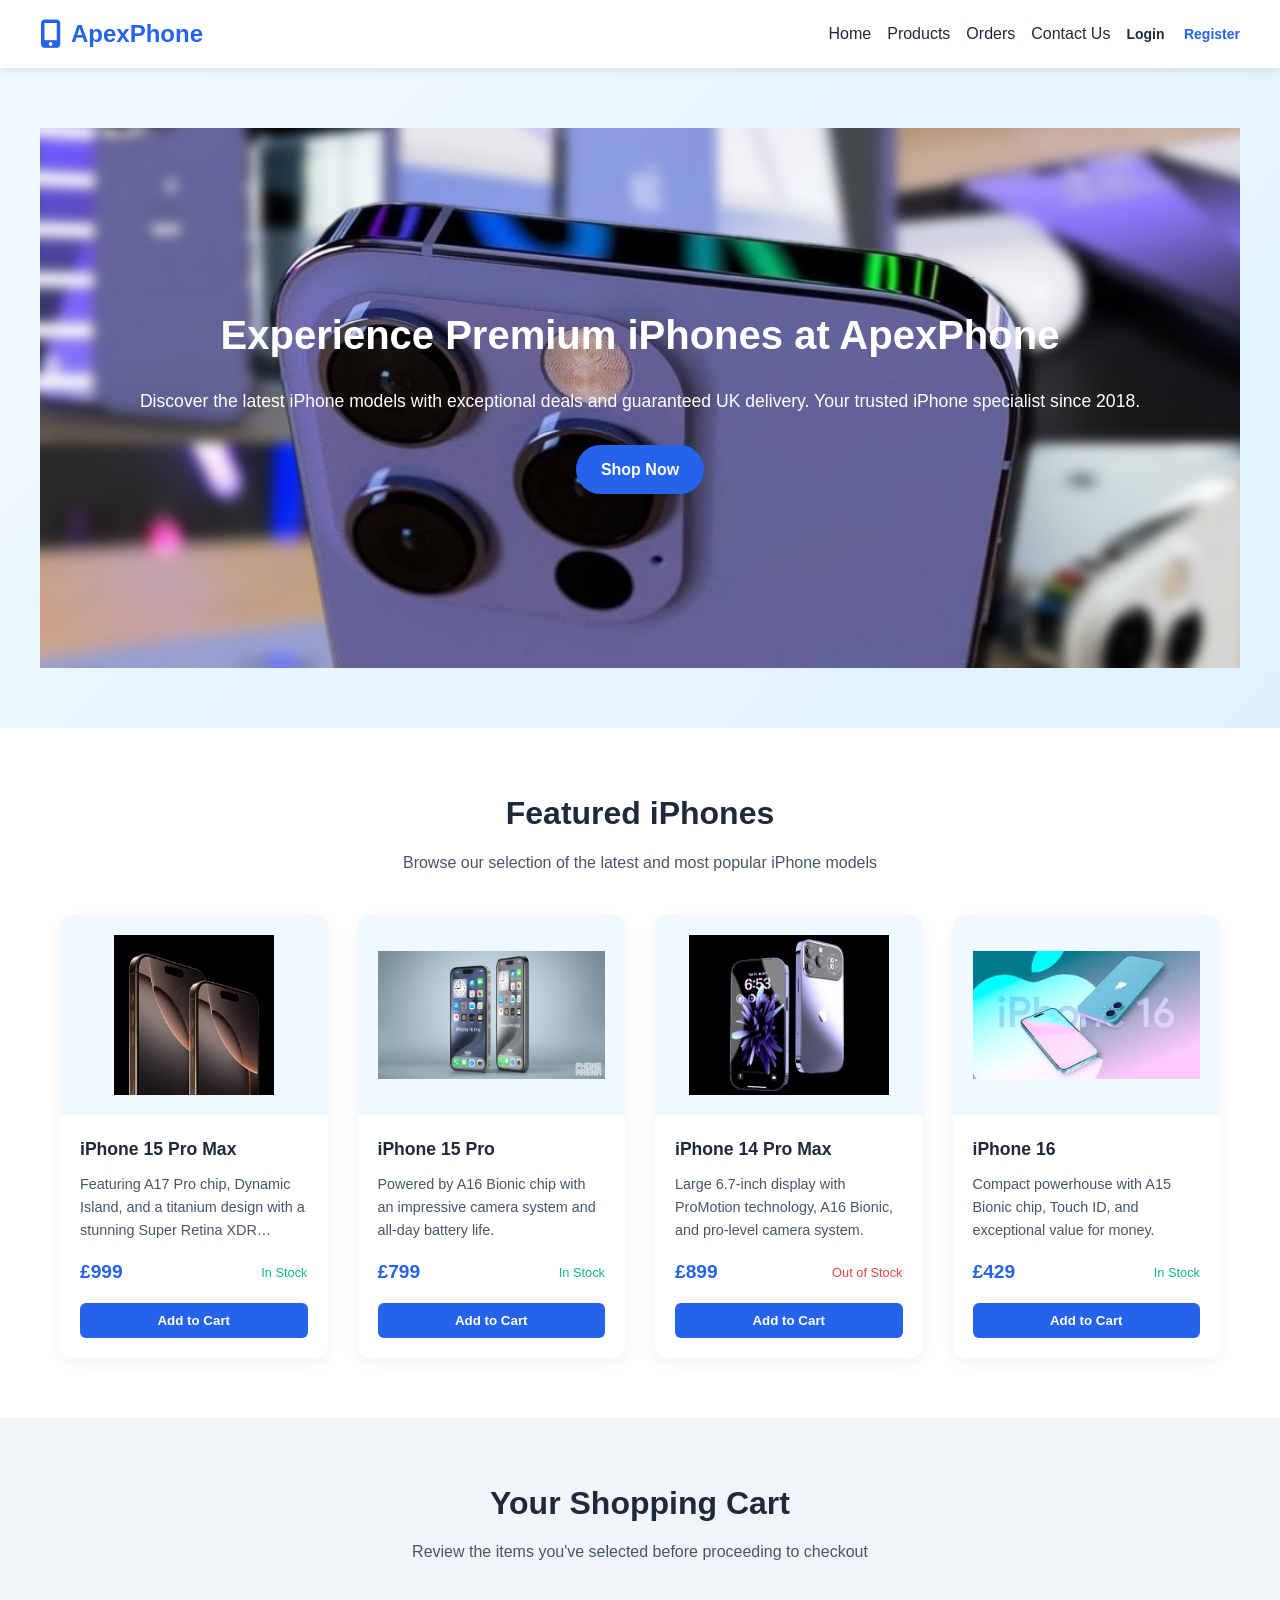
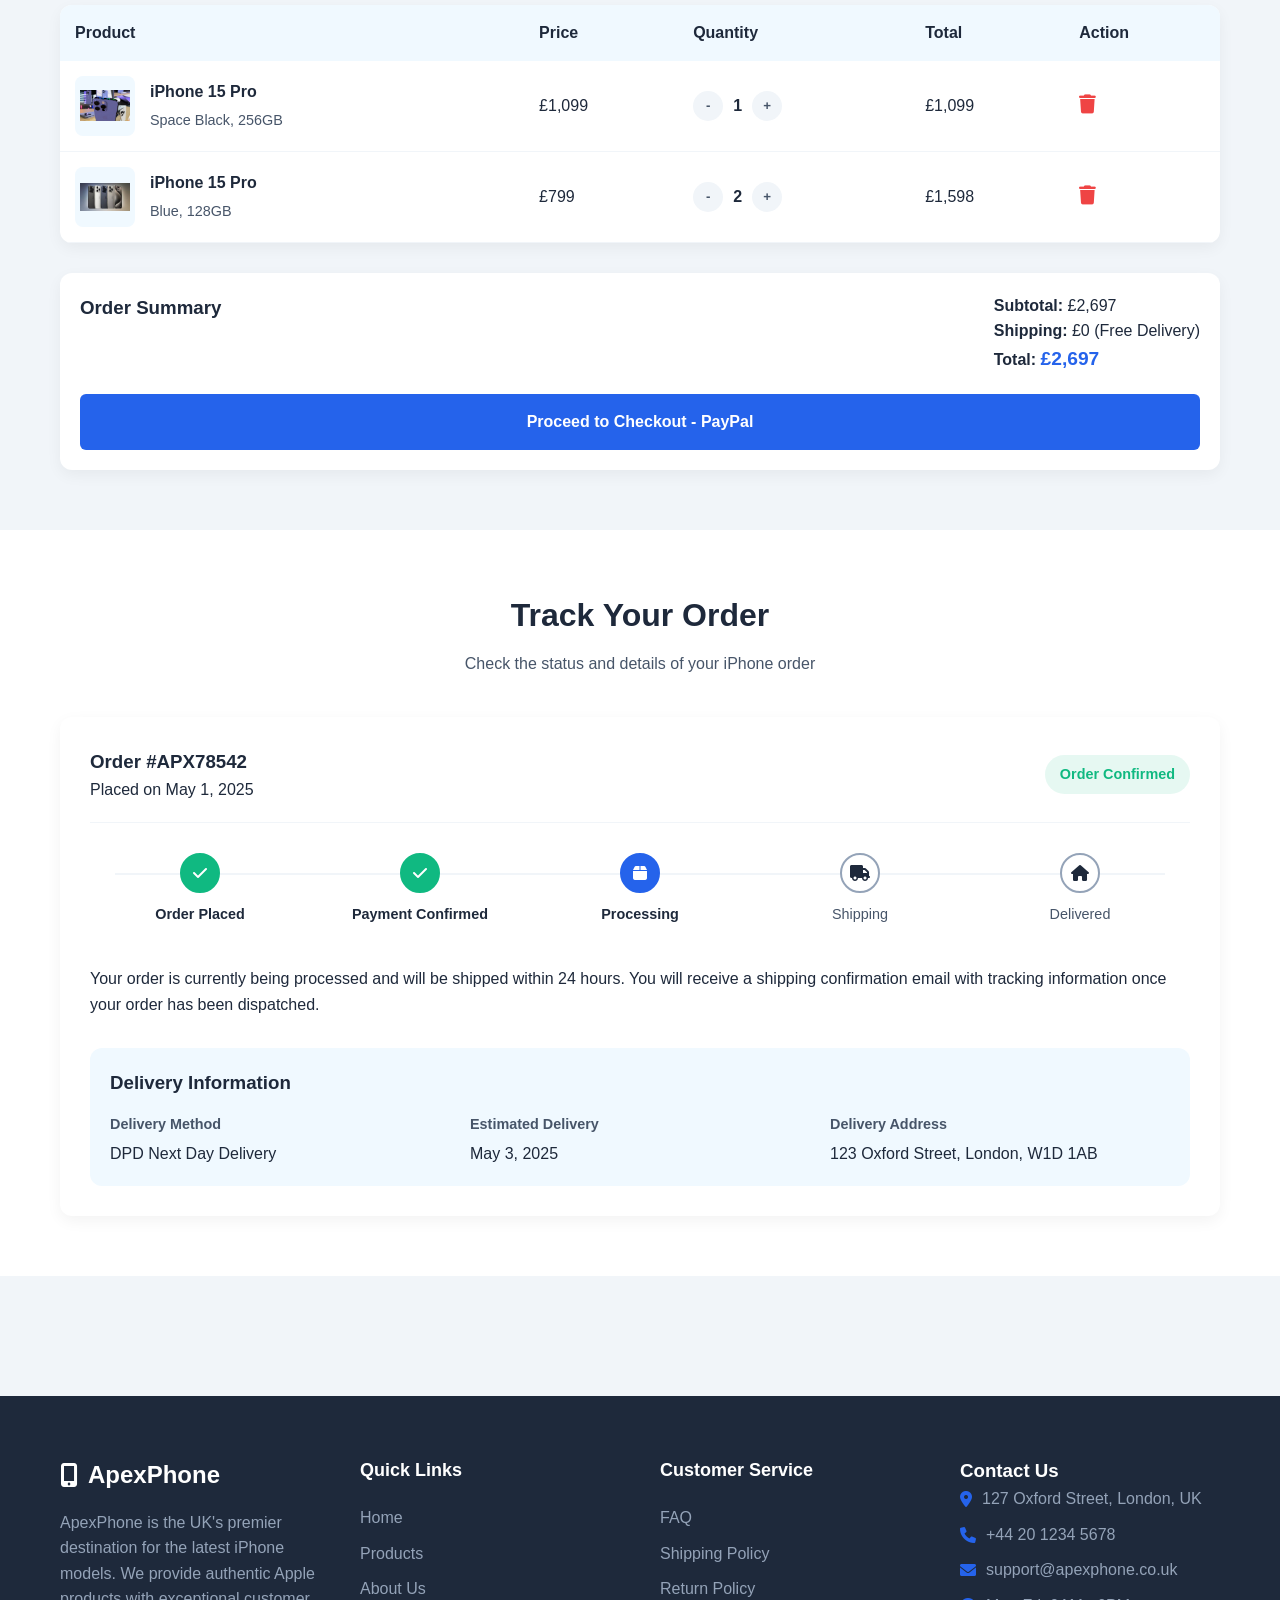
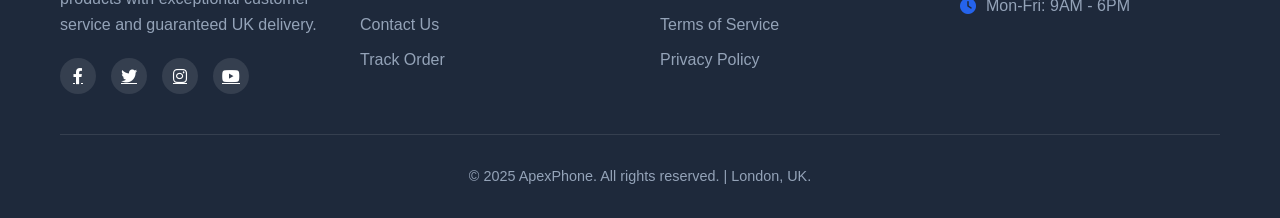
<file: index.html>
<!DOCTYPE html>
<html lang="en">
    <head>
        <meta charset="UTF-8">
        <meta name="viewport" content="width=device-width, initial-scale=1.0">
        <title>ApexPhone - Premium iPhone Store</title>
        <link href="https://cdnjs.cloudflare.com/ajax/libs/font-awesome/6.0.0-beta3/css/all.min.css" rel="stylesheet">
        <link rel="stylesheet" href="styles.css">
    </head>

    <body>
        <!-- Header -->
        <header>
            <div class="container header-container">
                <a href="#" class="logo">
                    <i class="fas fa-mobile-alt"></i>
                    ApexPhone
                </a>
                <!-- <div class="mobile-menu-btn">☰</div> -->

                <nav class="nav-menu" id="navMenu">
                    <div class="mobile-menu-btn">☰</div>
                    <ul class="nav-links">
                        <li><a href="#">Home</a></li>
                        <li><a href="#products">Products</a></li>
                        <li><a href="#orders">Orders</a></li>
                        <li><a href="#contact">Contact Us</a></li>
                        <div class="nav-btn">
                            <!-- <div class="cart-btn">
                                <i class="fas fa-shopping-cart"></i>
                                <div id="apexphone_cart" class="cart-count">2</div>
                            </div> -->
                            
                            <div class="auth-links">
                                <a href="login.html">Login</a>
                                <a href="register.html">Register</a>
                            </div>
                        </div>
                    </ul>
                </nav>
                
                <!-- <div class="nav-btn">
                    <div class="cart-btn">
                        <i class="fas fa-shopping-cart"></i>
                        <div id="apexphone_cart" class="cart-count">2</div>
                    </div>
                    
                    <div class="auth-links">
                        <a href="login.html">Login</a>
                        <a href="register.html">Register</a>
                    </div>
                </div> -->
            </div>
        </header>
        
        <!-- Hero Section -->
        <section class="hero">
            <!-- <span class="hero-img">
                <img src="/images/i16PrMx.jpeg" alt="iPhone Hero Image">
            </span> -->
            <div class="container hero-content">
                <!-- <img src="/images/i16PrMx.jpeg" alt="iPhone Hero Image"> -->
                <div class="hero-text">
                    <h1>Experience Premium iPhones at ApexPhone</h1>
                    <p>Discover the latest iPhone models with exceptional deals and guaranteed UK delivery. Your trusted iPhone specialist since 2018.</p>
                    <a href="#products" class="cta-btn">Shop Now</a>
                </div>
                <!-- <div class="hero-image">
                    <img src="/images/i16PrMx.jpeg" alt="iPhone Display">
                </div> -->
            </div>
        </section>
        
        <!-- Featured Products -->
        <section id="products" class="featured-products">
            <div class="container">
                <div class="section-header">
                    <h2>Featured iPhones</h2>
                    <p>Browse our selection of the latest and most popular iPhone models</p>
                </div>
                
                <div class="products-grid">
                    <!-- Product 1 -->
                    <div class="product-card">
                        <div class="product-img">
                            <img src="15Pr.jpeg" alt="iPhone 15 Pro Max">
                        </div>
                        <div class="product-info">
                            <h3 class="product-name">iPhone 15 Pro Max</h3>
                            <p class="product-desc">Featuring A17 Pro chip, Dynamic Island, and a titanium design with a stunning Super Retina XDR display.</p>
                            <div class="product-footer">
                                <span class="product-price">£999</span>
                                <span class="stock-status in-stock">In Stock</span>
                            </div>
                            <button class="add-to-cart">Add to Cart</button>
                        </div>
                    </div>
                    
                    <!-- Product 2 -->
                    <div class="product-card">
                        <div class="product-img">
                            <img src="15PrMax.jpg" alt="iPhone 15 Pro">
                        </div>
                        <div class="product-info">
                            <h3 class="product-name">iPhone 15 Pro</h3>
                            <p class="product-desc">Powered by A16 Bionic chip with an impressive camera system and all-day battery life.</p>
                            <div class="product-footer">
                                <span class="product-price">£799</span>
                                <span class="stock-status in-stock">In Stock</span>
                            </div>
                            <button class="add-to-cart">Add to Cart</button>
                        </div>
                    </div>
                    
                    <!-- Product 3 -->
                    <div class="product-card">
                        <div class="product-img">
                            <img src="i15PrMx.jpg" alt="iPhone 14 Pro Max">
                        </div>
                        <div class="product-info">
                            <h3 class="product-name">iPhone 14 Pro Max</h3>
                            <p class="product-desc">Large 6.7-inch display with ProMotion technology, A16 Bionic, and pro-level camera system.</p>
                            <div class="product-footer">
                                <span class="product-price">£899</span>
                                <span class="stock-status out-stock">Out of Stock</span>
                            </div>
                            <button class="add-to-cart" disabled>Add to Cart</button>
                        </div>
                    </div>
                    
                    <!-- Product 4 -->
                    <div class="product-card">
                        <div class="product-img">
                            <img src="i16.jpeg" alt="iPhone 16">
                        </div>
                        <div class="product-info">
                            <h3 class="product-name">iPhone 16</h3>
                            <p class="product-desc">Compact powerhouse with A15 Bionic chip, Touch ID, and exceptional value for money.</p>
                            <div class="product-footer">
                                <span class="product-price">£429</span>
                                <span class="stock-status in-stock">In Stock</span>
                            </div>
                            <button class="add-to-cart">Add to Cart</button>
                        </div>
                    </div>
                </div>
            </div>
        </section>
        
        <!-- Cart Section -->
        <section id="orders" class="cart-section">
            <div class="container">
                <div class="section-header">
                    <h2>Your Shopping Cart</h2>
                    <p>Review the items you've selected before proceeding to checkout</p>
                </div>
                
                <div class="cart-table">
                    <table>
                        <thead>
                            <tr>
                                <th>Product</th>
                                <th>Price</th>
                                <th>Quantity</th>
                                <th>Total</th>
                                <th>Action</th>
                            </tr>
                        </thead>
                        <tbody>
                            <!-- Cart Item 1 -->
                            <tr>
                                <td>
                                    <div class="cart-item">
                                        <img src="i14PrMx.jpg" alt="iPhone 15 Pro Max">
                                        <div class="item-info">
                                            <h4>iPhone 15 Pro</h4>
                                            <p>Space Black, 256GB</p>
                                        </div>
                                    </div>
                                </td>
                                <td>£1,099</td>
                                <td>
                                    <div class="quantity-selector">
                                        <button class="quantity-btn">-</button>
                                        <span class="quantity">1</span>
                                        <button class="quantity-btn">+</button>
                                    </div>
                                </td>
                                <td>£1,099</td>
                                <td>
                                    <button class="remove-btn">
                                        <i class="fas fa-trash"></i>
                                    </button>
                                </td>
                            </tr>
                            
                            <!-- Cart Item 2 -->
                            <tr>
                                <td>
                                    <div class="cart-item">
                                        <img src="i15Pr.jpeg" alt="iPhone 15 Pro">
                                        <div class="item-info">
                                            <h4>iPhone 15 Pro</h4>
                                            <p>Blue, 128GB</p>
                                        </div>
                                    </div>
                                </td>
                                <td>£799</td>
                                <td>
                                    <div class="quantity-selector">
                                        <button class="quantity-btn">-</button>
                                        <span class="quantity">2</span>
                                        <button class="quantity-btn">+</button>
                                    </div>
                                </td>
                                <td>£1,598</td>
                                <td>
                                    <button class="remove-btn">
                                        <i class="fas fa-trash"></i>
                                    </button>
                                </td>
                            </tr>
                        </tbody>
                    </table>
                </div>
                
                <div class="cart-total">
                    <div class="cart-summary">
                        <h3>Order Summary</h3>
                        <div>
                            <p><strong>Subtotal:</strong> £2,697</p>
                            <p><strong>Shipping:</strong> £0 (Free Delivery)</p>
                            <p><strong>Total:</strong> <span style="color: var(--primary); font-size: 1.2rem; font-weight: 700;">£2,697</span></p>
                        </div>
                    </div>
                    <a href="#" class="checkout-btn">Proceed to Checkout - PayPal</a>
                </div>
            </div>
        </section>
        
        <!-- Order Tracking -->
        <section class="tracking-section">
            <div class="container">
                <div class="section-header">
                    <h2>Track Your Order</h2>
                    <p>Check the status and details of your iPhone order</p>
                </div>
                
                <div class="tracking-card">
                    <div class="order-header">
                        <div>
                            <h3>Order #APX78542</h3>
                            <p>Placed on May 1, 2025</p>
                        </div>
                        <div class="order-status status-success">
                            Order Confirmed
                        </div>
                    </div>
                    
                    <div class="tracking-steps">
                        <div class="step-list">
                            <div class="step completed">
                                <div class="step-icon">
                                    <i class="fas fa-check"></i>
                                </div>
                                <div class="step-label">Order Placed</div>
                            </div>
                            
                            <div class="step completed">
                                <div class="step-icon">
                                    <i class="fas fa-check"></i>
                                </div>
                                <div class="step-label">Payment Confirmed</div>
                            </div>
                            
                            <div class="step active">
                                <div class="step-icon">
                                    <i class="fas fa-box"></i>
                                </div>
                                <div class="step-label">Processing</div>
                            </div>
                            
                            <div class="step">
                                <div class="step-icon">
                                    <i class="fas fa-truck"></i>
                                </div>
                                <div class="step-label">Shipping</div>
                            </div>
                            
                            <div class="step">
                                <div class="step-icon">
                                    <i class="fas fa-home"></i>
                                </div>
                                <div class="step-label">Delivered</div>
                            </div>
                        </div>
                    </div>
                    
                    <p>Your order is currently being processed and will be shipped within 24 hours. You will receive a shipping confirmation email with tracking information once your order has been dispatched.</p>
                    
                    <div class="delivery-info">
                        <h3 class="delivery-header">Delivery Information</h3>
                        <div class="delivery-details">
                            <div class="delivery-item">
                                <h4>Delivery Method</h4>
                                <p>DPD Next Day Delivery</p>
                            </div>
                            
                            <div class="delivery-item">
                                <h4>Estimated Delivery</h4>
                                <p>May 3, 2025</p>
                            </div>
                            
                            <div class="delivery-item">
                                <h4>Delivery Address</h4>
                                <p>123 Oxford Street, London, W1D 1AB</p>
                            </div>
                        </div>
                    </div>
                </div>
            </div>
        </section>
        
        <!-- Authentication Section -->
        <section class="auth-section">
            <div class="container auth-container">
                <!-- Login Form
                <div class="auth-card">
                    <div class="auth-header">
                        <h2>Login</h2>
                        <p>Welcome back! Please login to your account</p>
                    </div>
                    
                    <form>
                        <div class="form-group">
                            <label class="form-label">Email Address</label>
                            <input type="email" class="form-input" placeholder="your@email.com">
                        </div>
                        
                        <div class="form-group">
                            <label class="form-label">Password</label>
                            <input type="password" class="form-input" placeholder="••••••••">
                        </div>
                        
                        <div class="remember-me">
                            <input type="checkbox" id="remember">
                            <label for="remember">Remember me</label>
                        </div>
                        
                        <button type="submit" class="auth-btn">Login</button>
                        
                        <div class="auth-footer">
                            <p>Don't have an account? <a href="#">Register</a></p>
                        </div>
                    </form>
                </div> -->
                
                <!-- Register Form
                <div class="auth-card">
                    <div class="auth-header">
                        <h2>Register</h2>
                        <p>Create a new account to shop with us</p>
                    </div>
                    
                    <form>
                        <div class="form-group">
                            <label class="form-label">Username</label>
                            <input type="text" class="form-input" placeholder="johndoe">
                        </div>
                        
                        <div class="form-group">
                            <label class="form-label">Email Address</label>
                            <input type="email" class="form-input" placeholder="your@email.com">
                        </div>
                        
                        <div class="form-group">
                            <label class="form-label">Location</label>
                            <input type="text" class="form-input" placeholder="United Kingdom">
                        </div>
                        
                        <div class="form-group">
                            <label class="form-label">Password</label>
                            <input type="password" class="form-input" placeholder="••••••••">
                        </div>
                        
                        <div class="form-group">
                            <label class="form-label">Confirm Password</label>
                            <input type="password" class="form-input" placeholder="••••••••">
                        </div>
                        
                        <div class="terms-checkbox">
                            <input type="checkbox" id="terms">
                            <label for="terms">I agree to the <a href="#">Terms of Service</a> and <a href="#">Privacy Policy</a></label>
                        </div>
                        
                        <button type="submit" class="auth-btn">Create Account</button>
                        
                        <div class="auth-footer">
                            <p>Already have an account? <a href="#">Login</a></p>
                        </div>
                    </form>
                </div>
            </div> -->
        </section>
        
        <!-- Footer -->
        <footer>
            <div class="container">
                <div class="footer-content">
                    <div class="footer-about">
                        <div class="footer-logo">
                            <i class="fas fa-mobile-alt"></i>
                            ApexPhone
                        </div>
                        <p>ApexPhone is the UK's premier destination for the latest iPhone models. We provide authentic Apple products with exceptional customer service and guaranteed UK delivery.</p>
                        <div class="social-links">
                            <a href="#"><i class="fab fa-facebook-f"></i></a>
                            <a href="#"><i class="fab fa-twitter"></i></a>
                            <a href="#"><i class="fab fa-instagram"></i></a>
                            <a href="#"><i class="fab fa-youtube"></i></a>
                        </div>
                    </div>
                    
                    <div class="footer-links">
                        <h3>Quick Links</h3>
                        <ul>
                            <li><a href="#">Home</a></li>
                            <li><a href="#">Products</a></li>
                            <li><a href="#">About Us</a></li>
                            <li><a href="#">Contact Us</a></li>
                            <li><a href="#">Track Order</a></li>
                        </ul>
                    </div>
                    
                    <div class="footer-links">
                        <h3>Customer Service</h3>
                        <ul>
                            <li><a href="#">FAQ</a></li>
                            <li><a href="#">Shipping Policy</a></li>
                            <li><a href="#">Return Policy</a></li>
                            <li><a href="#">Terms of Service</a></li>
                            <li><a href="#">Privacy Policy</a></li>
                        </ul>
                    </div>
                    
                    <div id="contact" class="footer-contact">
                        <h3>Contact Us</h3>
                        <p><i class="fas fa-map-marker-alt"></i> 127 Oxford Street, London, UK</p>
                        <p><i class="fas fa-phone"></i> +44 20 1234 5678</p>
                        <p><i class="fas fa-envelope"></i> support@apexphone.co.uk</p>
                        <p><i class="fas fa-clock"></i> Mon-Fri: 9AM - 6PM</p>
                    </div>
                </div>
                
                <div class="footer-bottom">
                    <p>&copy; 2025 ApexPhone. All rights reserved. | London, UK.</p>
                </div>
            </div>
        </footer>
        <a href="#" class="back-to-top" id="back-to-top">↑</a>
        <script scr="script.js"></script>
    </body>
</html>
</file>
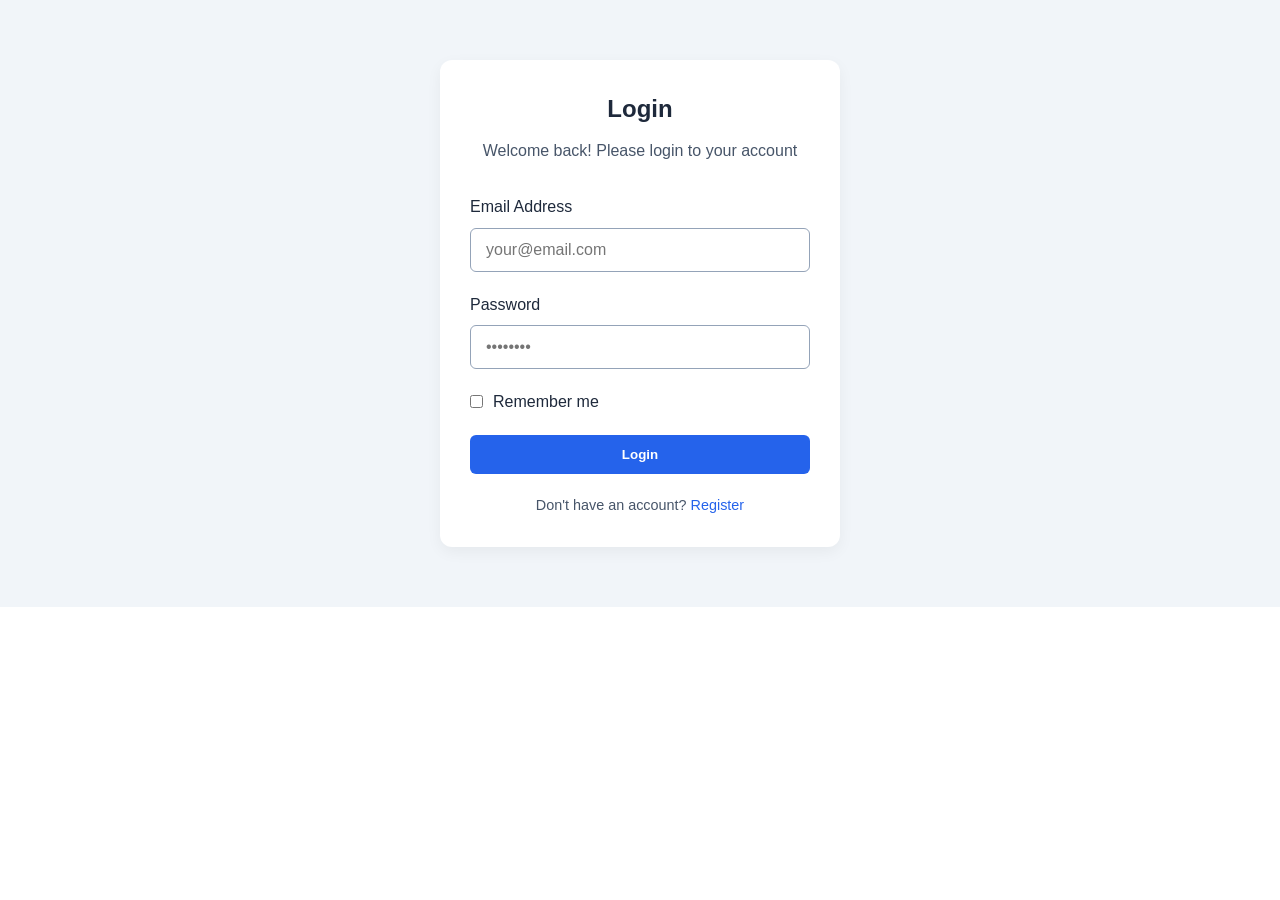
<file: login.html>
<!DOCTYPE html>
<html lang="en">
    <head>
        <meta charset="UTF-8">
        <meta name="viewport" content="width=device-width, initial-scale=1.0">
        <title>Login</title>
        <link href="https://cdnjs.cloudflare.com/ajax/libs/font-awesome/6.0.0-beta3/css/all.min.css" rel="stylesheet">
        <link rel="stylesheet" href="styles.css">
    </head>

    <body>
        
        <section id="login" class="auth-section">
            <div class="container auth-container">
                <!-- Login Form -->
                <div class="auth-card">
                    <div class="auth-header">
                        <h2>Login</h2>
                        <p>Welcome back! Please login to your account</p>
                    </div>
                    
                    <form>
                        <div class="form-group">
                            <label class="form-label">Email Address</label>
                            <input type="email" class="form-input" placeholder="your@email.com">
                        </div>
                        
                        <div class="form-group">
                            <label class="form-label">Password</label>
                            <input type="password" class="form-input" placeholder="••••••••">
                        </div>
                        
                        <div class="remember-me">
                            <input type="checkbox" id="remember">
                            <label for="remember">Remember me</label>
                        </div>
                        
                        <button type="submit" class="auth-btn">Login</button>
                        
                        <div class="auth-footer">
                            <p>Don't have an account? <a href="#">Register</a></p>
                        </div>
                    </form>
                </div>
            </div>
        </section>
        <script src="script.js"></script>
    </body>
</html>
</file>
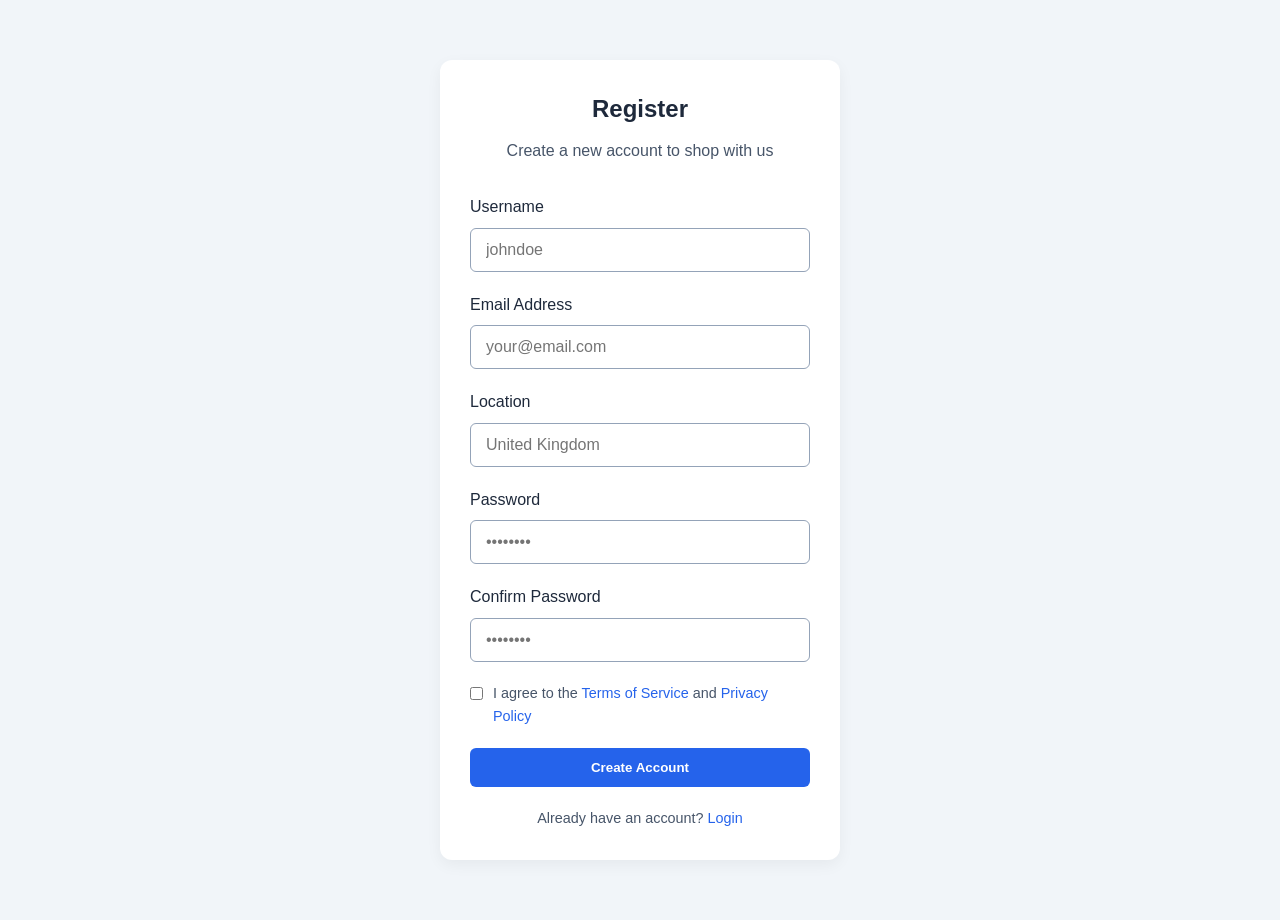
<file: register.html>
<!DOCTYPE html>
<html lang="en">
    <head>
        <meta charset="UTF-8">
        <meta name="viewport" content="width=device-width, initial-scale=1.0">
        <title>Register</title>
        <link href="https://cdnjs.cloudflare.com/ajax/libs/font-awesome/6.0.0-beta3/css/all.min.css" rel="stylesheet">
        <link rel="stylesheet" href="styles.css">
    </head>

    <body>
            
            <section id="reg" class="auth-section">
                <div class="container auth-container">
                    <!-- Register Form -->
                    <div class="auth-card">
                        <div class="auth-header">
                            <h2>Register</h2>
                            <p>Create a new account to shop with us</p>
                        </div>
                        
                        <form>
                            <div class="form-group">
                                <label class="form-label">Username</label>
                                <input type="text" class="form-input" placeholder="johndoe">
                            </div>
                            
                            <div class="form-group">
                                <label class="form-label">Email Address</label>
                                <input type="email" class="form-input" placeholder="your@email.com">
                            </div>
                            
                            <div class="form-group">
                                <label class="form-label">Location</label>
                                <input type="text" class="form-input" placeholder="United Kingdom">
                            </div>
                            
                            <div class="form-group">
                                <label class="form-label">Password</label>
                                <input type="password" class="form-input" placeholder="••••••••">
                            </div>
                            
                            <div class="form-group">
                                <label class="form-label">Confirm Password</label>
                                <input type="password" class="form-input" placeholder="••••••••">
                            </div>
                            
                            <div class="terms-checkbox">
                                <input type="checkbox" id="terms">
                                <label for="terms">I agree to the <a href="#">Terms of Service</a> and <a href="#">Privacy Policy</a></label>
                            </div>
                            
                            <button type="submit" class="auth-btn">Create Account</button>
                            
                            <div class="auth-footer">
                                <p>Already have an account? <a href="login.html">Login</a></p>
                            </div>
                        </form>
                    </div>
            </div>
        </section>
        <script src="script.js"></script>
    </body>
</html>
</file>
<file: styles.css>
:root {
        --primary: #2563eb;
        --primary-dark: #1d4ed8;
        --secondary: #f0f9ff;
        --accent: #3b82f6;
        --text: #1e293b;
        --light-gray: #f1f5f9;
        --mid-gray: #94a3b8;
        --dark-gray: #475569;
        --success: #10b981;
        --warning: #f59e0b;
        --danger: #ef4444;
        }

        * {
        margin: 0;
        padding: 0;
        box-sizing: border-box;
        font-family: 'Segoe UI', Tahoma, Geneva, Verdana, sans-serif;
        }

        html {
        scroll-behavior: smooth;
        }

        body {
        color: var(--text);
        background-color: #fff;
        line-height: 1.6;
        }

        .container {
        width: 100%;
        max-width: 1200px;
        margin: 0 auto;
        padding: 0 20px;
        }

        /* Header */
        header {
        background-color: #fff;
        box-shadow: 0 2px 10px rgba(0, 0, 0, 0.1);
        position: sticky;
        top: 0;
        z-index: 100;
        }

        .header-container {
        display: flex;
        justify-content: space-between;
        align-items: center;
        padding: 15px 0;
        }

        .logo {
        display: flex;
        align-items: center;
        margin-right: 10px; /* Space between logo and name */
        font-size: 24px;
        font-weight: 700;
        color: var(--primary);
        text-decoration: none;
        }

        .logo i {
        margin-right: 10px;
        font-size: 28px;
        }

        .nav-links {
            display: flex;
            gap: 1rem;
        }
        
        .mobile-menu-btn {
            display: none;
            font-size: 24px;
            cursor: pointer;
        }
        
        /* Mobile view
        @media (max-width: 768px) {
            .nav-links {
                display: none;
                flex-direction: column;
                background: #fff;
                position: absolute;
                top: 60px;
                left: 0;
                width: 100%;
                padding: 1rem;
            }

            .nav-links.active {
                display: flex;
              }
        
            /* .nav-links.active {
                display: flex;
            } */
        
            /* .mobile-menu-btn {
                display: block;
            }
        } */ 
        

        /* Menu toggle
        .mobile-menu-btn {
            font-size: 1.8rem;
            background: none;
            border: none;
            color: white;
            cursor: pointer;
            display: block;
          }

          .nav-menu ul {
            display: flex;
            gap: 20px;
            list-style: none;
          }
          
          .nav-menu a {
            text-decoration: none;
            color: rgb(14, 4, 4);
            padding: 10px 0;
          }
          
          @media (max-width: 768px) {
            .mobile-menu-btn {
              display: block;
            }
            .nav-menu {
              display: none;
              flex-direction: column;
              background-color: #fffdfd;
              padding: 10px;
              position: absolute;
              top: 60px;
              right: 0;
              left: 0;
              z-index: 1000;
            }
            .nav-menu.show {
              display: flex;
            }
            .nav-menu ul {
              flex-direction: column;
              gap: 10px;
            }
          } */

        /* Navigation */
        nav ul {
        display: flex;
        list-style: none;
        gap: 30px;
        }

        nav a {
        text-decoration: none;
        color: var(--text);
        font-weight: 500;
        transition: color 0.3s;
        font-size: 16px;
        }

        nav a:hover {
        color: var(--primary);
        }

        .nav-btn {
        display: flex;
        align-items: center;
        gap: 20px;
        }

        .cart-btn {
        position: relative;
        color: var(--text);
        font-size: 20px;
        cursor: pointer;
        }

        .cart-count {
        position: absolute;
        top: -8px;
        right: -8px;
        background-color: var(--primary);
        color: white;
        font-size: 12px;
        width: 18px;
        height: 18px;
        border-radius: 50%;
        display: flex;
        justify-content: center;
        align-items: center;
        }

        .search-box {
        display: flex;
        align-items: center;
        background-color: var(--light-gray);
        border-radius: 20px;
        padding: 8px 15px;
        transition: box-shadow 0.3s;
        }

        .search-box:focus-within {
        box-shadow: 0 0 0 2px var(--primary);
        }

        .search-box input {
        border: none;
        background: transparent;
        padding: 0 10px;
        outline: none;
        width: 200px;
        font-size: 14px;
        }

        .search-box i {
        color: var(--dark-gray);
        }

        .auth-links a {
        text-decoration: none;
        font-weight: 600;
        font-size: 14px;
        }

        .auth-links a:first-child {
        color: var(--text);
        margin-right: 15px;
        }

        .auth-links a:last-child {
        color: var(--primary);
        }

        /* Hero Section */
        .hero {
        background: linear-gradient(135deg, var(--secondary) 0%, #e0f2fe 100%);
        padding: 60px 0;
        position: relative;
        overflow: hidden;
        }

        .hero-content {
        /* display: flex;
        align-items: center;
        gap: 40px; */
        background-image: url('i14PrMx.jpg');
        background-attachment: fixed;
        background-position: center;
        background-repeat: no-repeat;
        background-size: cover;
        height: 60vh;
        display: flex;
        align-items: center;
        justify-content: center;
        position: relative;
        }

        .hero-text {
            color: white;
            text-align: center;
            position: relative;
            z-index: 1;
            padding: 0 1rem;
        }

        .hero-text h1 {
        font-size: 2.5rem;
        font-weight: 800;
        margin-bottom: 20px;
        color: white;
        }

        .hero-text p {
        font-size: 1.1rem;
        color: white;
        margin-bottom: 30px;
        }

        .hero-text .cta-btn {
        display: inline-block;
        background-color: var(--primary);
        color: white;
        padding: 12px 25px;
        border-radius: 25px;
        font-weight: 600;
        text-decoration: none;
        transition: background-color 0.3s;
        }

        .hero-text .cta-btn:hover {
        background-color: var(--primary-dark);
        }

        /* .hero-image {
        flex: 1;
        display: flex;
        justify-content: center;
        z-index: 1;
        } */

        .hero-image img {
        max-width: 100%;
        height: auto;
        filter: drop-shadow(0 10px 20px rgba(0, 0, 0, 0.15));
        transform: rotate(-5deg);
        }

        /* Featured Products */
        .featured-products {
        padding: 60px 0;
        }

        .section-header {
        text-align: center;
        margin-bottom: 40px;
        }

        .section-header h2 {
        font-size: 2rem;
        font-weight: 700;
        margin-bottom: 10px;
        }

        .section-header p {
        color: var(--dark-gray);
        max-width: 600px;
        margin: 0 auto;
        }

        .products-grid {
        display: grid;
        grid-template-columns: repeat(auto-fill, minmax(250px, 1fr));
        gap: 30px;
        }

        .product-card {
        background-color: white;
        border-radius: 12px;
        box-shadow: 0 5px 15px rgba(0, 0, 0, 0.05);
        overflow: hidden;
        transition: transform 0.3s, box-shadow 0.3s;
        }

        .product-card:hover {
        transform: translateY(-5px);
        box-shadow: 0 10px 25px rgba(0, 0, 0, 0.1);
        }

        .product-img {
        height: 200px;
        display: flex;
        justify-content: center;
        align-items: center;
        background-color: var(--secondary);
        padding: 20px;
        }

        .product-img img {
        max-height: 100%;
        max-width: 100%;
        object-fit: contain;
        }

        .product-info {
        padding: 20px;
        }

        .product-name {
        font-weight: 600;
        font-size: 1.1rem;
        margin-bottom: 10px;
        }

        .product-desc {
        color: var(--dark-gray);
        font-size: 0.9rem;
        margin-bottom: 15px;
        display: -webkit-box;
        -webkit-line-clamp: 3;
        line-clamp: 3;
        -webkit-box-orient: vertical;
        overflow: hidden;
        }

        .product-footer {
        display: flex;
        justify-content: space-between;
        align-items: center;
        }

        .product-price {
        font-weight: 700;
        font-size: 1.2rem;
        color: var(--primary);
        }

        .stock-status {
        font-size: 0.8rem;
        font-weight: 500;
        }

        .in-stock {
        color: var(--success);
        }

        .out-stock {
        color: var(--danger);
        }

        .add-to-cart {
        display: block;
        width: 100%;
        background-color: var(--primary);
        color: white;
        border: none;
        padding: 10px;
        border-radius: 6px;
        font-weight: 600;
        cursor: pointer;
        margin-top: 15px;
        transition: background-color 0.3s;
        }

        .add-to-cart:hover {
        background-color: var(--primary-dark);
        }

        /* Cart Section */
        .cart-section {
        padding: 60px 0;
        background-color: var(--light-gray);
        }

        .cart-table {
        width: 100%;
        background-color: white;
        border-radius: 12px;
        box-shadow: 0 5px 15px rgba(0, 0, 0, 0.05);
        overflow: hidden;
        }

        .cart-table table {
        width: 100%;
        border-collapse: collapse;
        }

        .cart-table th {
        background-color: var(--secondary);
        padding: 15px;
        text-align: left;
        font-weight: 600;
        color: var(--text);
        }

        .cart-table td {
        padding: 15px;
        border-bottom: 1px solid var(--light-gray);
        }

        .cart-item {
        display: flex;
        align-items: center;
        gap: 15px;
        }

        .cart-item img {
        width: 60px;
        height: 60px;
        object-fit: contain;
        background-color: var(--secondary);
        padding: 5px;
        border-radius: 8px;
        }

        .item-info h4 {
        margin-bottom: 5px;
        }

        .item-info p {
        color: var(--dark-gray);
        font-size: 0.9rem;
        }

        .quantity-selector {
        display: flex;
        align-items: center;
        gap: 10px;
        }

        .quantity-btn {
        background-color: var(--light-gray);
        border: none;
        width: 30px;
        height: 30px;
        border-radius: 50%;
        display: flex;
        justify-content: center;
        align-items: center;
        cursor: pointer;
        font-weight: bold;
        color: var(--dark-gray);
        }

        .quantity {
        font-weight: 600;
        }

        .remove-btn {
        background-color: transparent;
        border: none;
        color: var(--danger);
        cursor: pointer;
        font-size: 1.2rem;
        }

        .cart-total {
        margin-top: 30px;
        background-color: white;
        border-radius: 12px;
        box-shadow: 0 5px 15px rgba(0, 0, 0, 0.05);
        padding: 20px;
        }

        .cart-summary {
        display: flex;
        justify-content: space-between;
        margin-bottom: 20px;
        }

        .checkout-btn {
        display: block;
        width: 100%;
        background-color: var(--primary);
        color: white;
        border: none;
        padding: 15px;
        border-radius: 6px;
        font-weight: 600;
        cursor: pointer;
        transition: background-color 0.3s;
        text-align: center;
        text-decoration: none;
        }

        .checkout-btn:hover {
        background-color: var(--primary-dark);
        }

        /* Order Tracking */
        .tracking-section {
        padding: 60px 0;
        }

        .tracking-card {
        background-color: white;
        border-radius: 12px;
        box-shadow: 0 5px 15px rgba(0, 0, 0, 0.05);
        padding: 30px;
        }

        .order-header {
        display: flex;
        justify-content: space-between;
        align-items: center;
        margin-bottom: 30px;
        padding-bottom: 20px;
        border-bottom: 1px solid var(--light-gray);
        }

        .order-status {
        padding: 8px 15px;
        border-radius: 20px;
        font-weight: 600;
        font-size: 0.9rem;
        }

        .status-success {
        background-color: rgba(16, 185, 129, 0.1);
        color: var(--success);
        }

        .status-pending {
        background-color: rgba(245, 158, 11, 0.1);
        color: var(--warning);
        }

        .status-failed {
        background-color: rgba(239, 68, 68, 0.1);
        color: var(--danger);
        }

        .tracking-steps {
        position: relative;
        counter-reset: step;
        margin-bottom: 40px;
        }

        .tracking-steps::before {
        content: '';
        position: absolute;
        top: 20px;
        left: 25px;
        width: calc(100% - 50px);
        height: 2px;
        background-color: var(--light-gray);
        z-index: 1;
        }

        .step-list {
        display: flex;
        justify-content: space-between;
        position: relative;
        z-index: 2;
        }

        .step {
        display: flex;
        flex-direction: column;
        align-items: center;
        flex: 1;
        }

        .step-icon {
        width: 40px;
        height: 40px;
        border-radius: 50%;
        background-color: white;
        border: 2px solid var(--mid-gray);
        display: flex;
        justify-content: center;
        align-items: center;
        margin-bottom: 10px;
        position: relative;
        }

        .step.active .step-icon {
        background-color: var(--primary);
        border-color: var(--primary);
        color: white;
        }

        .step.completed .step-icon {
        background-color: var(--success);
        border-color: var(--success);
        color: white;
        }

        .step-label {
        font-size: 0.9rem;
        font-weight: 500;
        color: var(--dark-gray);
        text-align: center;
        }

        .step.active .step-label,
        .step.completed .step-label {
        color: var(--text);
        font-weight: 600;
        }

        .delivery-info {
        background-color: var(--secondary);
        border-radius: 12px;
        padding: 20px;
        margin-top: 30px;
        }

        .delivery-header {
        font-weight: 600;
        margin-bottom: 15px;
        }

        .delivery-details {
        display: grid;
        grid-template-columns: repeat(auto-fit, minmax(200px, 1fr));
        gap: 20px;
        }

        .delivery-item h4 {
        font-size: 0.9rem;
        color: var(--dark-gray);
        margin-bottom: 5px;
        }

        .delivery-item p {
        font-weight: 500;
        }

        /* Authentication */
        .auth-section {
        padding: 60px 0;
        background-color: var(--light-gray);
        }

        .auth-container {
        display: flex;
        gap: 30px;
        justify-content: center;
        }

        .auth-card {
        background-color: white;
        border-radius: 12px;
        box-shadow: 0 5px 15px rgba(0, 0, 0, 0.05);
        padding: 30px;
        width: 100%;
        max-width: 400px;
        }

        .auth-header {
        text-align: center;
        margin-bottom: 30px;
        }

        .auth-header h2 {
        font-size: 1.5rem;
        margin-bottom: 10px;
        }

        .auth-header p {
        color: var(--dark-gray);
        }

        .form-group {
        margin-bottom: 20px;
        }

        .form-label {
        display: block;
        margin-bottom: 8px;
        font-weight: 500;
        }

        .form-input {
        width: 100%;
        padding: 12px 15px;
        border: 1px solid var(--mid-gray);
        border-radius: 6px;
        font-size: 16px;
        transition: border-color 0.3s;
        }

        .form-input:focus {
        outline: none;
        border-color: var(--primary);
        }

        .remember-me {
        display: flex;
        align-items: center;
        gap: 10px;
        margin-bottom: 20px;
        }

        .terms-checkbox {
        display: flex;
        align-items: flex-start;
        gap: 10px;
        margin-bottom: 20px;
        }

        .terms-checkbox input {
        margin-top: 5px;
        }

        .terms-checkbox label {
        font-size: 0.9rem;
        color: var(--dark-gray);
        }

        .terms-checkbox a {
        color: var(--primary);
        text-decoration: none;
        }

        .auth-btn {
        display: block;
        width: 100%;
        background-color: var(--primary);
        color: white;
        border: none;
        padding: 12px;
        border-radius: 6px;
        font-weight: 600;
        cursor: pointer;
        transition: background-color 0.3s;
        margin-bottom: 20px;
        }

        .auth-btn:hover {
        background-color: var(--primary-dark);
        }

        .auth-footer {
        text-align: center;
        color: var(--dark-gray);
        font-size: 0.9rem;
        }

        .auth-footer a {
        color: var(--primary);
        text-decoration: none;
        font-weight: 500;
        }

        /* Footer */
        footer {
        background-color: #1e293b;
        color: white;
        padding: 60px 0 30px;
        }

        .footer-content {
        display: grid;
        grid-template-columns: repeat(auto-fit, minmax(200px, 1fr));
        gap: 40px;
        margin-bottom: 40px;
        }

        .footer-logo {
        font-size: 24px;
        font-weight: 700;
        margin-bottom: 15px;
        display: flex;
        align-items: center;
        color: white;
        }

        .footer-logo i {
        margin-right: 10px;
        }

        .footer-about p {
        color: #94a3b8;
        margin-bottom: 20px;
        }

        .social-links {
        display: flex;
        gap: 15px;
        }

        .social-links a {
        display: flex;
        justify-content: center;
        align-items: center;
        width: 36px;
        height: 36px;
        background-color: rgba(255, 255, 255, 0.1);
        border-radius: 50%;
        color: white;
        transition: background-color 0.3s;
        }

        .social-links a:hover {
        background-color: var(--primary);
        }

        .footer-links h3 {
        font-size: 18px;
        font-weight: 600;
        margin-bottom: 20px;
        color: white;
        }

        .footer-links ul {
        list-style: none;
        }

        .footer-links li {
        margin-bottom: 10px;
        }

        .footer-links a {
        color: #94a3b8;
        text-decoration: none;
        transition: color 0.3s;
        }

        .footer-links a:hover {
        color: white;
        }

        .footer-contact p {
        color: #94a3b8;
        margin-bottom: 10px;
        display: flex;
        align-items: center;
        }

        .footer-contact i {
        margin-right: 10px;
        color: var(--primary);
        }

        .footer-bottom {
        text-align: center;
        padding-top: 30px;
        border-top: 1px solid rgba(255, 255, 255, 0.1);
        color: #94a3b8;
        font-size: 0.9rem;
        }

        /* Responsive
        @media (max-width: 992px) {
        .hero-content {
            flex-direction: column;
        }

        .hero-text {
            text-align: center;
        }
        } */

        @media (max-width: 768px) {
        .nav-links {
            display: none;
            position: absolute;
            top: 60px;
            right: 0;
            background-color: white;
            width: 100%;
            padding: 20px 0;
            box-shadow: 0 2px 10px rgba(0, 0, 0, 0.1);
            align-items: center;
            flex-direction: column;
            transition: transform 0.4s ease;
            transform: translateY(-150%);
        }

        .nav-links.active {
            display: flex;
            transform: translateY(0%);
        }

        .nav-menu ul {
            flex-direction: column;
            gap: 10px;
          }

        .nav-btn {
            margin-left: auto;
        }

        .auth-container {
            flex-direction: column;
        }

        .mobile-menu-btn {
            display: block;
        }

        .tracking-steps::before {
            left: 0;
            width: 100%;
        }
        }

        .back-to-top {
            position: fixed;
            bottom: 20px;
            right: 20px;
            background-color: #2c3e50;
            color: white;
            width: 50px;
            height: 50px;
            border-radius: 50%;
            display: flex;
            align-items: center;
            justify-content: center;
            text-decoration: none;
            opacity: 0;
            transition: opacity 0.3s ease;
            box-shadow: 0 2px 5px rgba(0, 0, 0, 0.3);
        }
        
        .back-to-top.visible {
            opacity: 1;
        }
</file>
